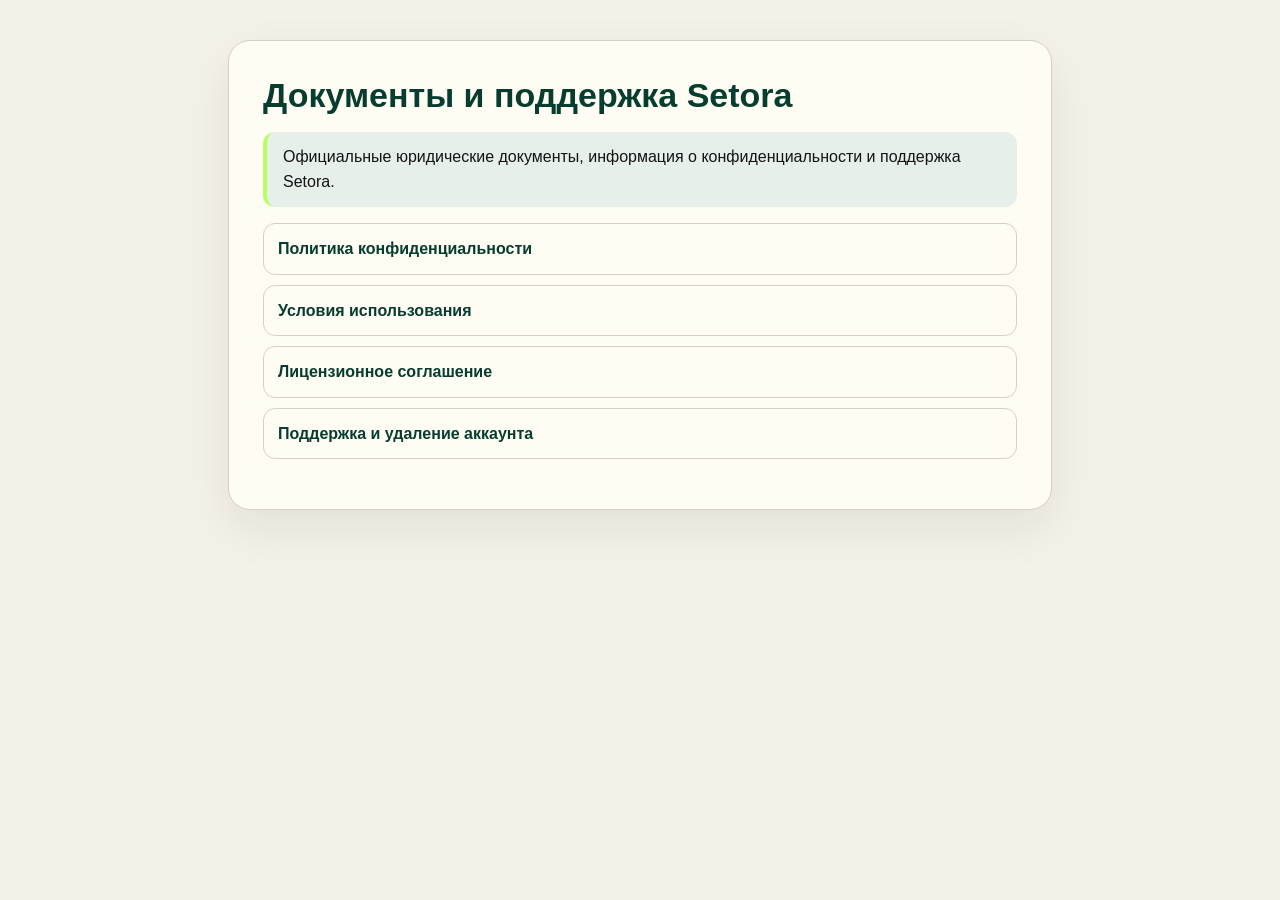
<file: index.html>
<!doctype html>
<html lang="ru">
<head><meta charset="utf-8"><meta name="viewport" content="width=device-width, initial-scale=1"><meta name="theme-color" content="#F4F1E8"><title>Документы и поддержка Setora</title><link rel="stylesheet" href="styles.css"></head>
<body><main><article>
  <h1>Документы и поддержка Setora</h1>
  <p class="notice">Официальные юридические документы, информация о конфиденциальности и поддержка Setora.</p>
  <ul class="links"><li><a href="privacy.ru.html">Политика конфиденциальности</a></li><li><a href="terms.html">Условия использования</a></li><li><a href="eula.html">Лицензионное соглашение</a></li><li><a href="support.html">Поддержка и удаление аккаунта</a></li></ul>
</article></main></body></html>
</file>
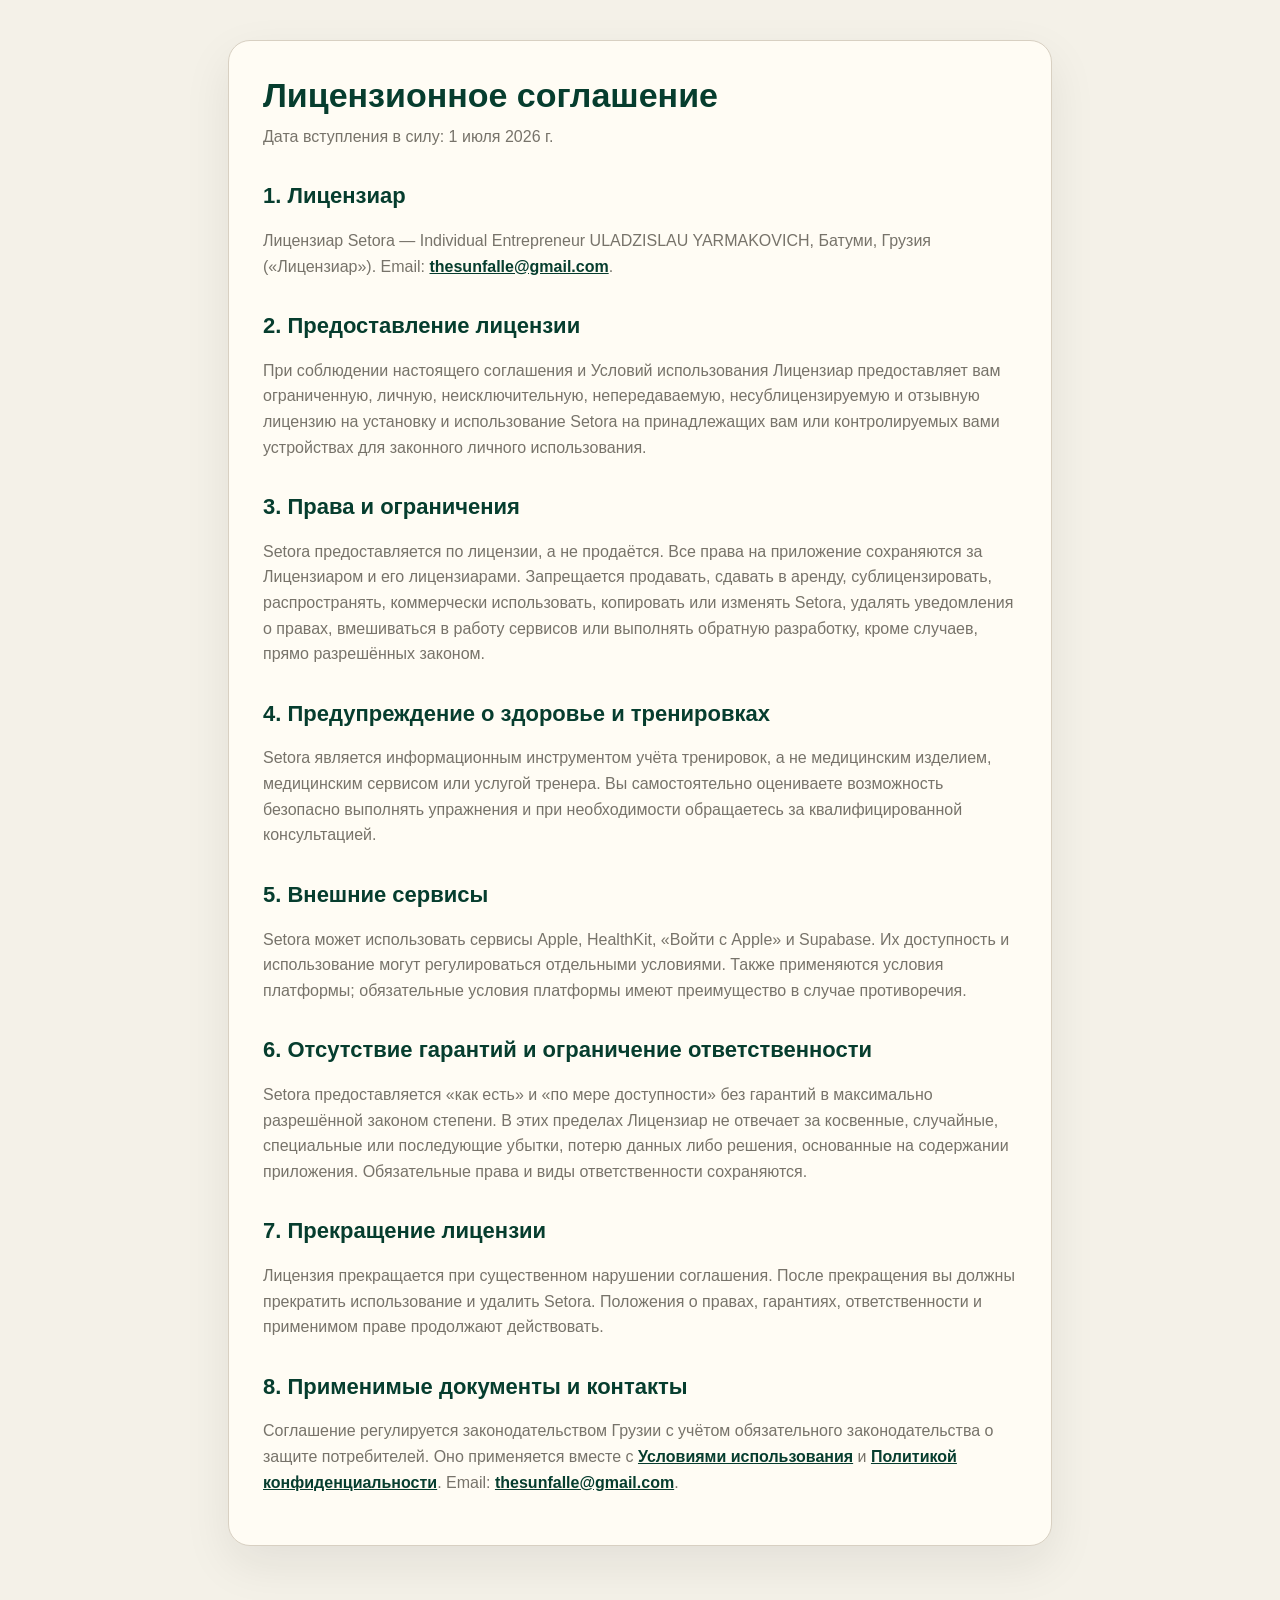
<file: eula.html>
<!doctype html>
<html lang="ru">
<head><meta charset="utf-8"><meta name="viewport" content="width=device-width, initial-scale=1"><meta name="theme-color" content="#F4F1E8"><title>Лицензионное соглашение Setora</title><link rel="stylesheet" href="styles.css"></head>
<body><main><article>
  <h1>Лицензионное соглашение</h1>
  <p class="meta">Дата вступления в силу: 1 июля 2026 г.</p>
  <h2>1. Лицензиар</h2>
  <p>Лицензиар Setora — Individual Entrepreneur ULADZISLAU YARMAKOVICH, Батуми, Грузия («Лицензиар»). Email: <a href="mailto:thesunfalle@gmail.com">thesunfalle@gmail.com</a>.</p>
  <h2>2. Предоставление лицензии</h2>
  <p>При соблюдении настоящего соглашения и Условий использования Лицензиар предоставляет вам ограниченную, личную, неисключительную, непередаваемую, несублицензируемую и отзывную лицензию на установку и использование Setora на принадлежащих вам или контролируемых вами устройствах для законного личного использования.</p>
  <h2>3. Права и ограничения</h2>
  <p>Setora предоставляется по лицензии, а не продаётся. Все права на приложение сохраняются за Лицензиаром и его лицензиарами. Запрещается продавать, сдавать в аренду, сублицензировать, распространять, коммерчески использовать, копировать или изменять Setora, удалять уведомления о правах, вмешиваться в работу сервисов или выполнять обратную разработку, кроме случаев, прямо разрешённых законом.</p>
  <h2>4. Предупреждение о здоровье и тренировках</h2>
  <p>Setora является информационным инструментом учёта тренировок, а не медицинским изделием, медицинским сервисом или услугой тренера. Вы самостоятельно оцениваете возможность безопасно выполнять упражнения и при необходимости обращаетесь за квалифицированной консультацией.</p>
  <h2>5. Внешние сервисы</h2>
  <p>Setora может использовать сервисы Apple, HealthKit, «Войти с Apple» и Supabase. Их доступность и использование могут регулироваться отдельными условиями. Также применяются условия платформы; обязательные условия платформы имеют преимущество в случае противоречия.</p>
  <h2>6. Отсутствие гарантий и ограничение ответственности</h2>
  <p>Setora предоставляется «как есть» и «по мере доступности» без гарантий в максимально разрешённой законом степени. В этих пределах Лицензиар не отвечает за косвенные, случайные, специальные или последующие убытки, потерю данных либо решения, основанные на содержании приложения. Обязательные права и виды ответственности сохраняются.</p>
  <h2>7. Прекращение лицензии</h2>
  <p>Лицензия прекращается при существенном нарушении соглашения. После прекращения вы должны прекратить использование и удалить Setora. Положения о правах, гарантиях, ответственности и применимом праве продолжают действовать.</p>
  <h2>8. Применимые документы и контакты</h2>
  <p>Соглашение регулируется законодательством Грузии с учётом обязательного законодательства о защите потребителей. Оно применяется вместе с <a href="terms.html">Условиями использования</a> и <a href="privacy.ru.html">Политикой конфиденциальности</a>. Email: <a href="mailto:thesunfalle@gmail.com">thesunfalle@gmail.com</a>.</p>
</article></main></body></html>
</file>
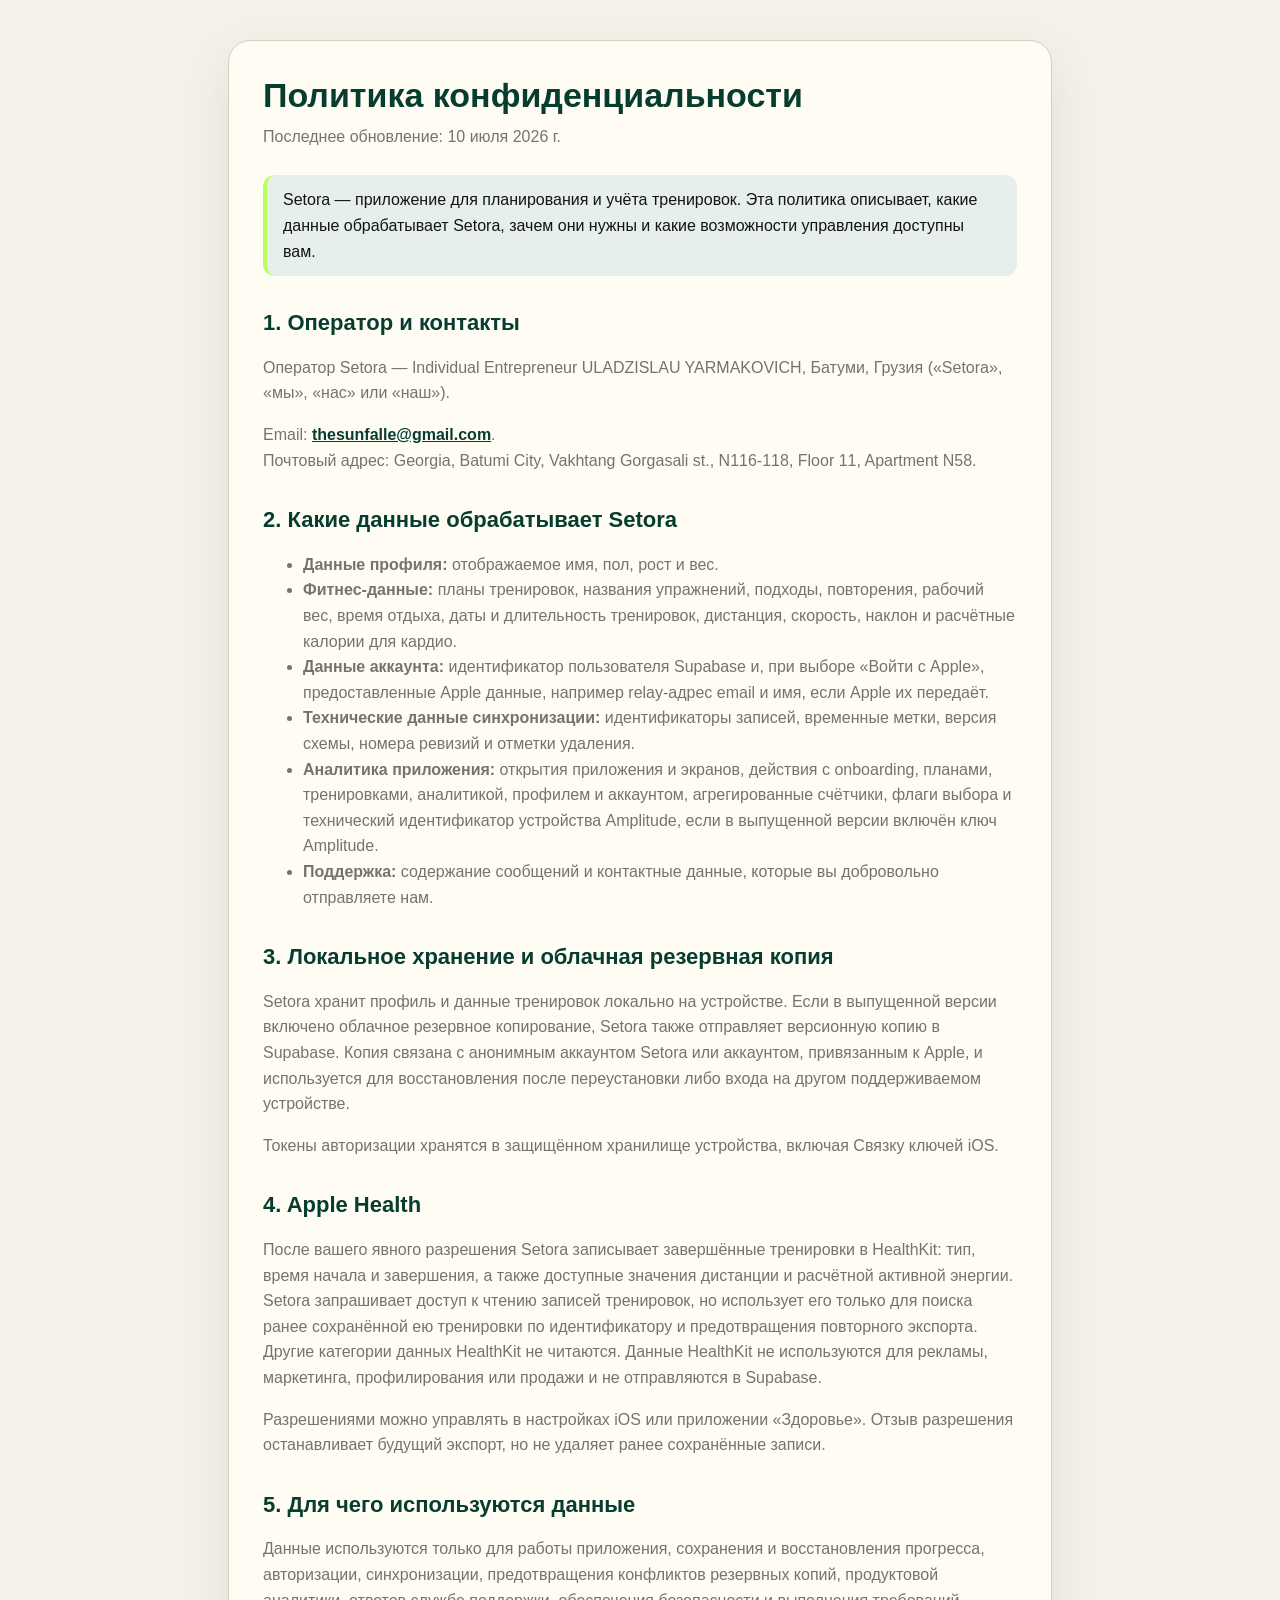
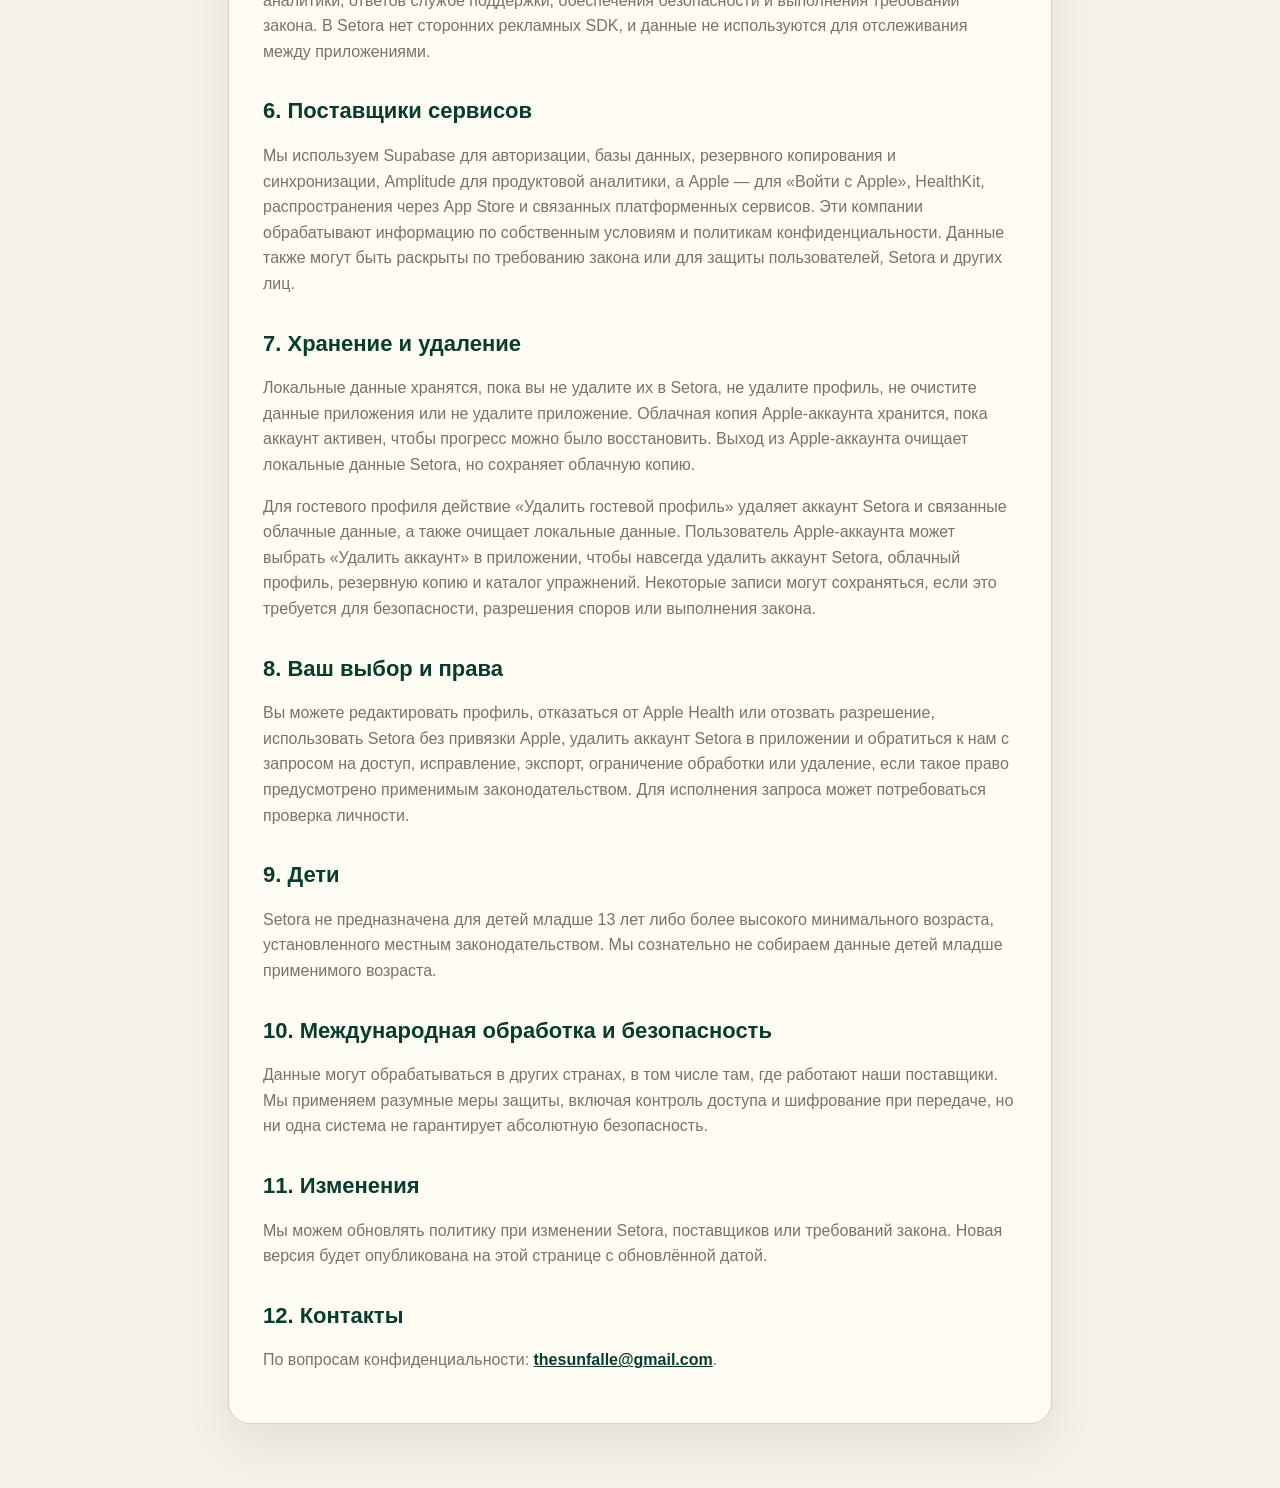
<file: privacy.html>
<!doctype html>
<html lang="ru">
<head>
  <meta charset="utf-8">
  <meta name="viewport" content="width=device-width, initial-scale=1">
  <meta http-equiv="refresh" content="0; url=privacy.ru.html">
  <link rel="canonical" href="privacy.ru.html">
  <title>Политика конфиденциальности Setora</title>
</head>
<body>
  <p><a href="privacy.ru.html">Открыть Политику конфиденциальности Setora</a></p>
</body>
</html>
</file>
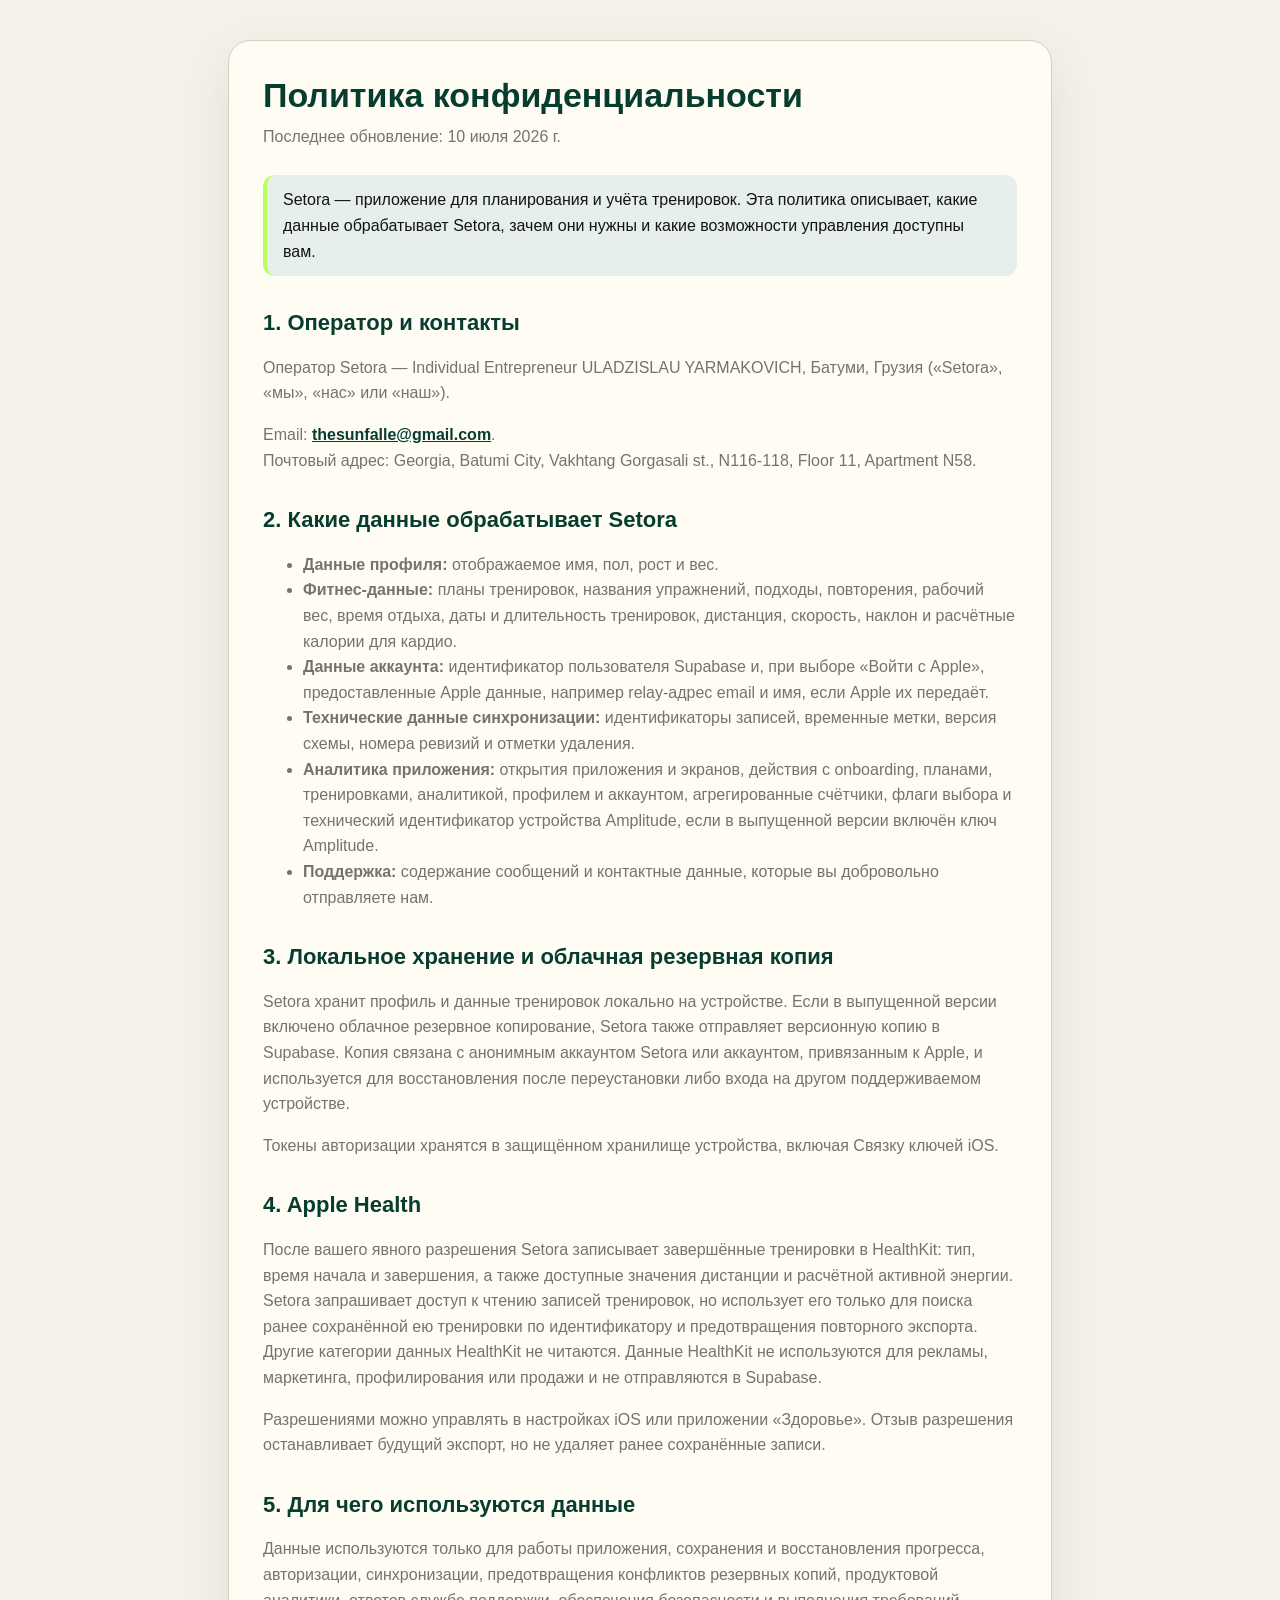
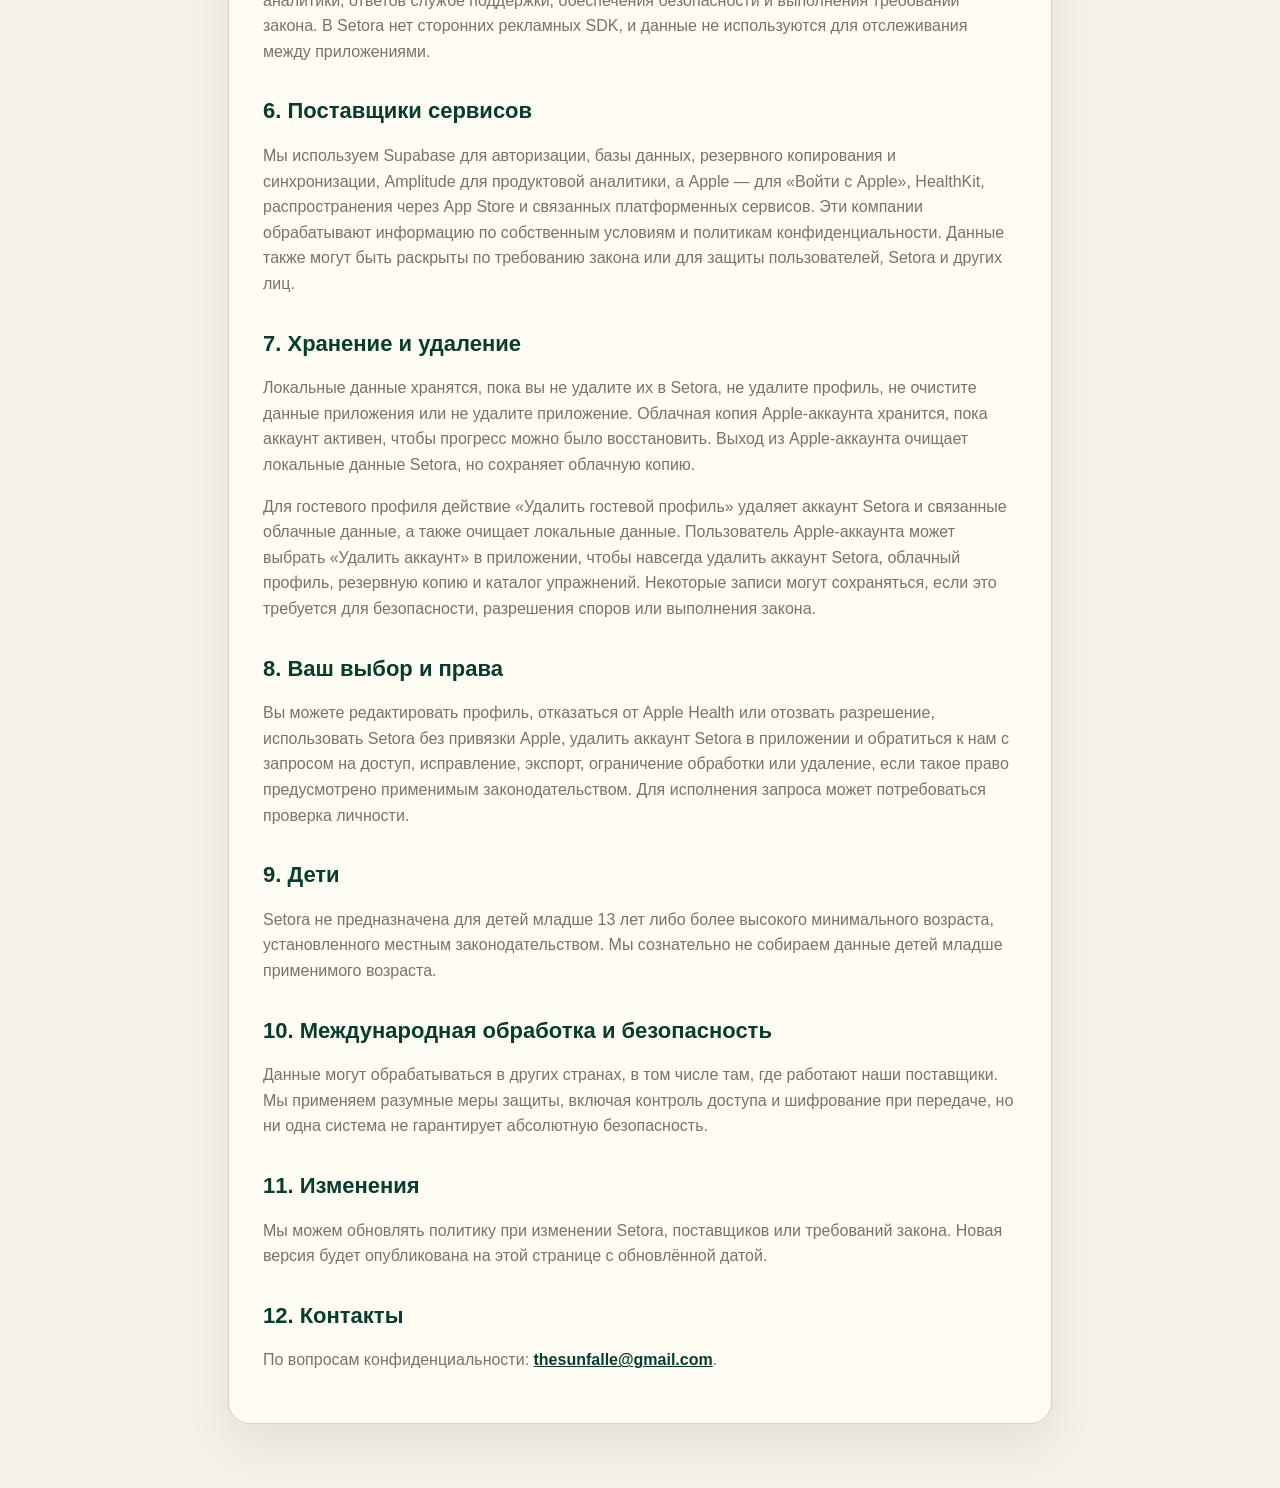
<file: privacy.ru.html>
<!doctype html>
<html lang="ru">
<head>
  <meta charset="utf-8"><meta name="viewport" content="width=device-width, initial-scale=1">
  <meta name="theme-color" content="#F4F1E8"><title>Политика конфиденциальности Setora</title>
  <link rel="stylesheet" href="styles.css">
</head>
<body><main><article>
  <h1>Политика конфиденциальности</h1>
  <p class="meta">Последнее обновление: 10 июля 2026 г.</p>
  <p class="notice">Setora — приложение для планирования и учёта тренировок. Эта политика описывает, какие данные обрабатывает Setora, зачем они нужны и какие возможности управления доступны вам.</p>

  <h2>1. Оператор и контакты</h2>
  <p>Оператор Setora — Individual Entrepreneur ULADZISLAU YARMAKOVICH, Батуми, Грузия («Setora», «мы», «нас» или «наш»).</p>
  <p>Email: <a href="mailto:thesunfalle@gmail.com">thesunfalle@gmail.com</a>.<br>Почтовый адрес: Georgia, Batumi City, Vakhtang Gorgasali st., N116-118, Floor 11, Apartment N58.</p>

  <h2>2. Какие данные обрабатывает Setora</h2>
  <ul>
    <li><strong>Данные профиля:</strong> отображаемое имя, пол, рост и вес.</li>
    <li><strong>Фитнес-данные:</strong> планы тренировок, названия упражнений, подходы, повторения, рабочий вес, время отдыха, даты и длительность тренировок, дистанция, скорость, наклон и расчётные калории для кардио.</li>
    <li><strong>Данные аккаунта:</strong> идентификатор пользователя Supabase и, при выборе «Войти с Apple», предоставленные Apple данные, например relay-адрес email и имя, если Apple их передаёт.</li>
    <li><strong>Технические данные синхронизации:</strong> идентификаторы записей, временные метки, версия схемы, номера ревизий и отметки удаления.</li>
    <li><strong>Аналитика приложения:</strong> открытия приложения и экранов, действия с onboarding, планами, тренировками, аналитикой, профилем и аккаунтом, агрегированные счётчики, флаги выбора и технический идентификатор устройства Amplitude, если в выпущенной версии включён ключ Amplitude.</li>
    <li><strong>Поддержка:</strong> содержание сообщений и контактные данные, которые вы добровольно отправляете нам.</li>
  </ul>

  <h2>3. Локальное хранение и облачная резервная копия</h2>
  <p>Setora хранит профиль и данные тренировок локально на устройстве. Если в выпущенной версии включено облачное резервное копирование, Setora также отправляет версионную копию в Supabase. Копия связана с анонимным аккаунтом Setora или аккаунтом, привязанным к Apple, и используется для восстановления после переустановки либо входа на другом поддерживаемом устройстве.</p>
  <p>Токены авторизации хранятся в защищённом хранилище устройства, включая Связку ключей iOS.</p>

  <h2>4. Apple Health</h2>
  <p>После вашего явного разрешения Setora записывает завершённые тренировки в HealthKit: тип, время начала и завершения, а также доступные значения дистанции и расчётной активной энергии. Setora запрашивает доступ к чтению записей тренировок, но использует его только для поиска ранее сохранённой ею тренировки по идентификатору и предотвращения повторного экспорта. Другие категории данных HealthKit не читаются. Данные HealthKit не используются для рекламы, маркетинга, профилирования или продажи и не отправляются в Supabase.</p>
  <p>Разрешениями можно управлять в настройках iOS или приложении «Здоровье». Отзыв разрешения останавливает будущий экспорт, но не удаляет ранее сохранённые записи.</p>

  <h2>5. Для чего используются данные</h2>
  <p>Данные используются только для работы приложения, сохранения и восстановления прогресса, авторизации, синхронизации, предотвращения конфликтов резервных копий, продуктовой аналитики, ответов службе поддержки, обеспечения безопасности и выполнения требований закона. В Setora нет сторонних рекламных SDK, и данные не используются для отслеживания между приложениями.</p>

  <h2>6. Поставщики сервисов</h2>
  <p>Мы используем Supabase для авторизации, базы данных, резервного копирования и синхронизации, Amplitude для продуктовой аналитики, а Apple — для «Войти с Apple», HealthKit, распространения через App Store и связанных платформенных сервисов. Эти компании обрабатывают информацию по собственным условиям и политикам конфиденциальности. Данные также могут быть раскрыты по требованию закона или для защиты пользователей, Setora и других лиц.</p>

  <h2>7. Хранение и удаление</h2>
  <p>Локальные данные хранятся, пока вы не удалите их в Setora, не удалите профиль, не очистите данные приложения или не удалите приложение. Облачная копия Apple-аккаунта хранится, пока аккаунт активен, чтобы прогресс можно было восстановить. Выход из Apple-аккаунта очищает локальные данные Setora, но сохраняет облачную копию.</p>
  <p>Для гостевого профиля действие «Удалить гостевой профиль» удаляет аккаунт Setora и связанные облачные данные, а также очищает локальные данные. Пользователь Apple-аккаунта может выбрать «Удалить аккаунт» в приложении, чтобы навсегда удалить аккаунт Setora, облачный профиль, резервную копию и каталог упражнений. Некоторые записи могут сохраняться, если это требуется для безопасности, разрешения споров или выполнения закона.</p>

  <h2>8. Ваш выбор и права</h2>
  <p>Вы можете редактировать профиль, отказаться от Apple Health или отозвать разрешение, использовать Setora без привязки Apple, удалить аккаунт Setora в приложении и обратиться к нам с запросом на доступ, исправление, экспорт, ограничение обработки или удаление, если такое право предусмотрено применимым законодательством. Для исполнения запроса может потребоваться проверка личности.</p>

  <h2>9. Дети</h2>
  <p>Setora не предназначена для детей младше 13 лет либо более высокого минимального возраста, установленного местным законодательством. Мы сознательно не собираем данные детей младше применимого возраста.</p>

  <h2>10. Международная обработка и безопасность</h2>
  <p>Данные могут обрабатываться в других странах, в том числе там, где работают наши поставщики. Мы применяем разумные меры защиты, включая контроль доступа и шифрование при передаче, но ни одна система не гарантирует абсолютную безопасность.</p>

  <h2>11. Изменения</h2>
  <p>Мы можем обновлять политику при изменении Setora, поставщиков или требований закона. Новая версия будет опубликована на этой странице с обновлённой датой.</p>

  <h2>12. Контакты</h2>
  <p>По вопросам конфиденциальности: <a href="mailto:thesunfalle@gmail.com">thesunfalle@gmail.com</a>.</p>
</article></main></body></html>
</file>
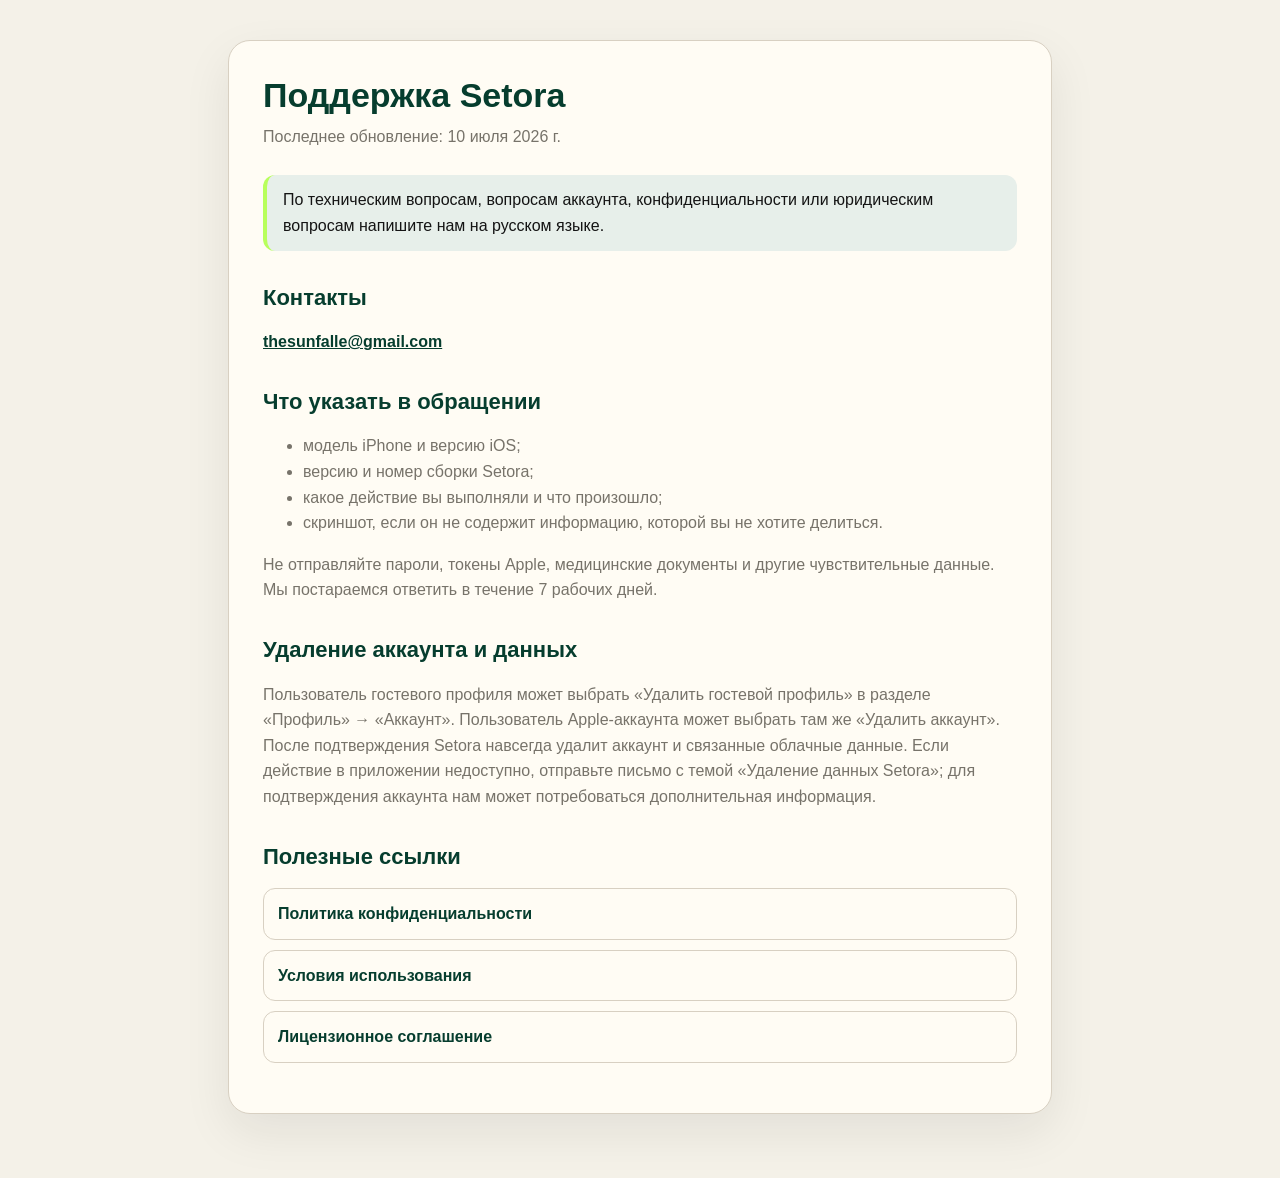
<file: support.html>
<!doctype html>
<html lang="ru">
<head><meta charset="utf-8"><meta name="viewport" content="width=device-width, initial-scale=1"><meta name="theme-color" content="#F4F1E8"><title>Поддержка Setora</title><link rel="stylesheet" href="styles.css"></head>
<body><main><article>
  <h1>Поддержка Setora</h1>
  <p class="meta">Последнее обновление: 10 июля 2026 г.</p>
  <p class="notice">По техническим вопросам, вопросам аккаунта, конфиденциальности или юридическим вопросам напишите нам на русском языке.</p>
  <h2>Контакты</h2>
  <p><a href="mailto:thesunfalle@gmail.com">thesunfalle@gmail.com</a></p>
  <h2>Что указать в обращении</h2>
  <ul><li>модель iPhone и версию iOS;</li><li>версию и номер сборки Setora;</li><li>какое действие вы выполняли и что произошло;</li><li>скриншот, если он не содержит информацию, которой вы не хотите делиться.</li></ul>
  <p>Не отправляйте пароли, токены Apple, медицинские документы и другие чувствительные данные. Мы постараемся ответить в течение 7 рабочих дней.</p>
  <h2>Удаление аккаунта и данных</h2>
  <p>Пользователь гостевого профиля может выбрать «Удалить гостевой профиль» в разделе «Профиль» → «Аккаунт». Пользователь Apple-аккаунта может выбрать там же «Удалить аккаунт». После подтверждения Setora навсегда удалит аккаунт и связанные облачные данные. Если действие в приложении недоступно, отправьте письмо с темой «Удаление данных Setora»; для подтверждения аккаунта нам может потребоваться дополнительная информация.</p>
  <h2>Полезные ссылки</h2>
  <ul class="links"><li><a href="privacy.ru.html">Политика конфиденциальности</a></li><li><a href="terms.html">Условия использования</a></li><li><a href="eula.html">Лицензионное соглашение</a></li></ul>
</article></main></body></html>
</file>
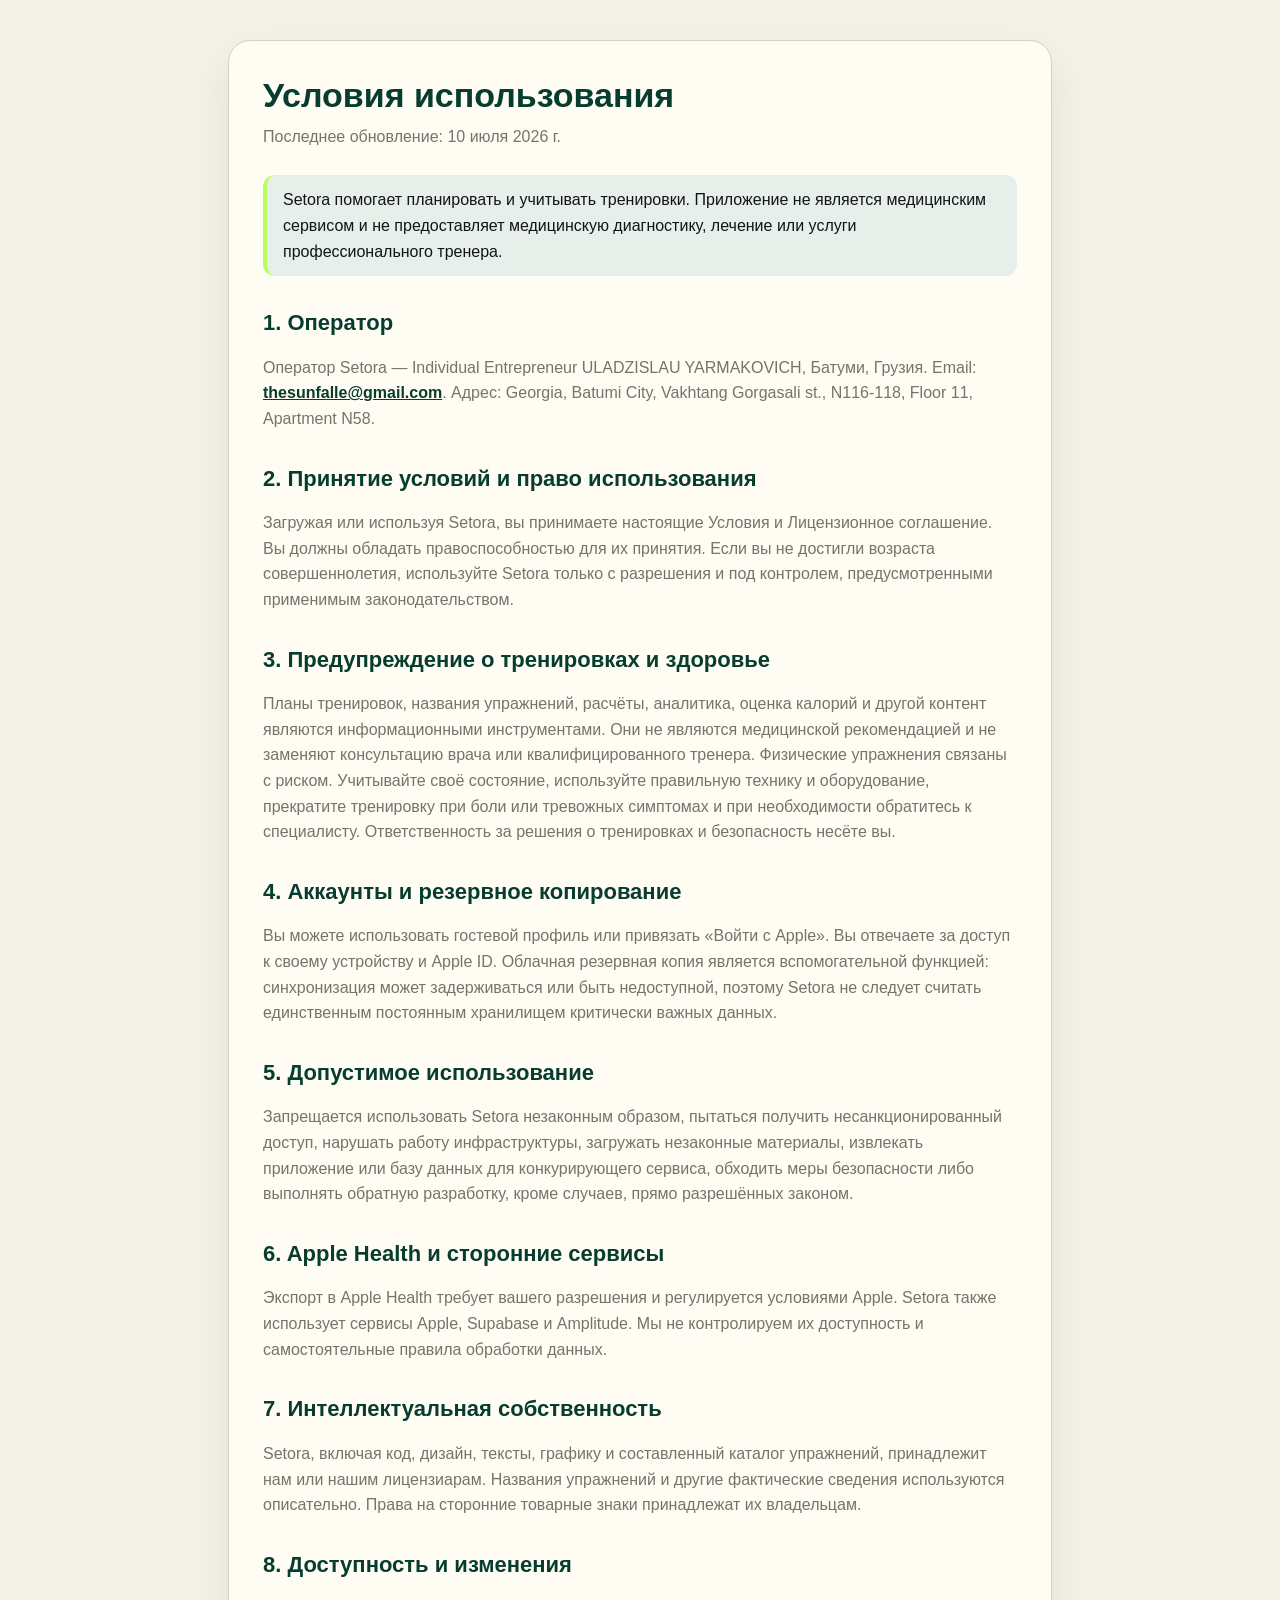
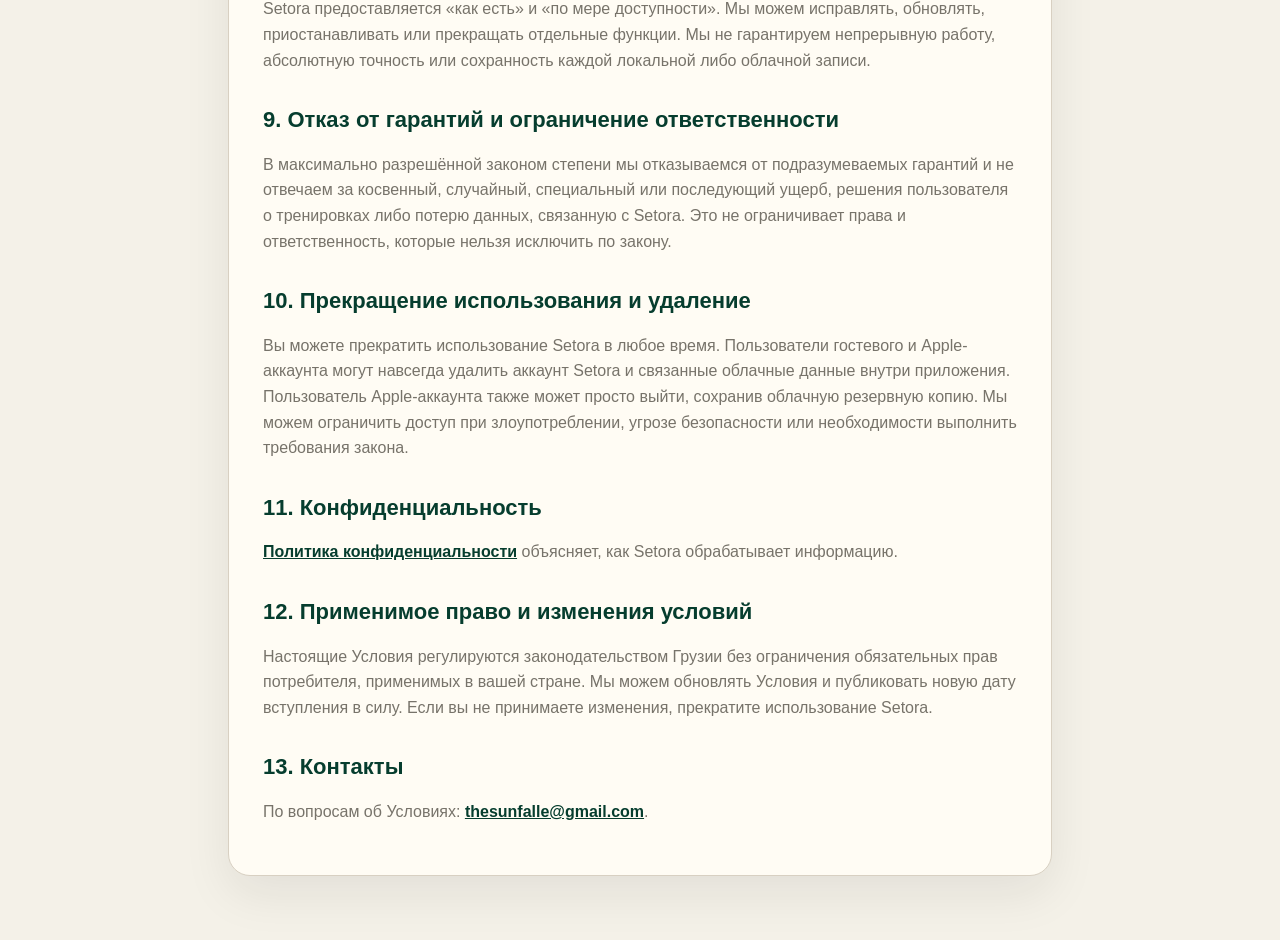
<file: terms.html>
<!doctype html>
<html lang="ru">
<head><meta charset="utf-8"><meta name="viewport" content="width=device-width, initial-scale=1"><meta name="theme-color" content="#F4F1E8"><title>Условия использования Setora</title><link rel="stylesheet" href="styles.css"></head>
<body><main><article>
  <h1>Условия использования</h1>
  <p class="meta">Последнее обновление: 10 июля 2026 г.</p>
  <p class="notice">Setora помогает планировать и учитывать тренировки. Приложение не является медицинским сервисом и не предоставляет медицинскую диагностику, лечение или услуги профессионального тренера.</p>
  <h2>1. Оператор</h2>
  <p>Оператор Setora — Individual Entrepreneur ULADZISLAU YARMAKOVICH, Батуми, Грузия. Email: <a href="mailto:thesunfalle@gmail.com">thesunfalle@gmail.com</a>. Адрес: Georgia, Batumi City, Vakhtang Gorgasali st., N116-118, Floor 11, Apartment N58.</p>
  <h2>2. Принятие условий и право использования</h2>
  <p>Загружая или используя Setora, вы принимаете настоящие Условия и Лицензионное соглашение. Вы должны обладать правоспособностью для их принятия. Если вы не достигли возраста совершеннолетия, используйте Setora только с разрешения и под контролем, предусмотренными применимым законодательством.</p>
  <h2>3. Предупреждение о тренировках и здоровье</h2>
  <p>Планы тренировок, названия упражнений, расчёты, аналитика, оценка калорий и другой контент являются информационными инструментами. Они не являются медицинской рекомендацией и не заменяют консультацию врача или квалифицированного тренера. Физические упражнения связаны с риском. Учитывайте своё состояние, используйте правильную технику и оборудование, прекратите тренировку при боли или тревожных симптомах и при необходимости обратитесь к специалисту. Ответственность за решения о тренировках и безопасность несёте вы.</p>
  <h2>4. Аккаунты и резервное копирование</h2>
  <p>Вы можете использовать гостевой профиль или привязать «Войти с Apple». Вы отвечаете за доступ к своему устройству и Apple ID. Облачная резервная копия является вспомогательной функцией: синхронизация может задерживаться или быть недоступной, поэтому Setora не следует считать единственным постоянным хранилищем критически важных данных.</p>
  <h2>5. Допустимое использование</h2>
  <p>Запрещается использовать Setora незаконным образом, пытаться получить несанкционированный доступ, нарушать работу инфраструктуры, загружать незаконные материалы, извлекать приложение или базу данных для конкурирующего сервиса, обходить меры безопасности либо выполнять обратную разработку, кроме случаев, прямо разрешённых законом.</p>
  <h2>6. Apple Health и сторонние сервисы</h2>
  <p>Экспорт в Apple Health требует вашего разрешения и регулируется условиями Apple. Setora также использует сервисы Apple, Supabase и Amplitude. Мы не контролируем их доступность и самостоятельные правила обработки данных.</p>
  <h2>7. Интеллектуальная собственность</h2>
  <p>Setora, включая код, дизайн, тексты, графику и составленный каталог упражнений, принадлежит нам или нашим лицензиарам. Названия упражнений и другие фактические сведения используются описательно. Права на сторонние товарные знаки принадлежат их владельцам.</p>
  <h2>8. Доступность и изменения</h2>
  <p>Setora предоставляется «как есть» и «по мере доступности». Мы можем исправлять, обновлять, приостанавливать или прекращать отдельные функции. Мы не гарантируем непрерывную работу, абсолютную точность или сохранность каждой локальной либо облачной записи.</p>
  <h2>9. Отказ от гарантий и ограничение ответственности</h2>
  <p>В максимально разрешённой законом степени мы отказываемся от подразумеваемых гарантий и не отвечаем за косвенный, случайный, специальный или последующий ущерб, решения пользователя о тренировках либо потерю данных, связанную с Setora. Это не ограничивает права и ответственность, которые нельзя исключить по закону.</p>
  <h2>10. Прекращение использования и удаление</h2>
  <p>Вы можете прекратить использование Setora в любое время. Пользователи гостевого и Apple-аккаунта могут навсегда удалить аккаунт Setora и связанные облачные данные внутри приложения. Пользователь Apple-аккаунта также может просто выйти, сохранив облачную резервную копию. Мы можем ограничить доступ при злоупотреблении, угрозе безопасности или необходимости выполнить требования закона.</p>
  <h2>11. Конфиденциальность</h2>
  <p><a href="privacy.ru.html">Политика конфиденциальности</a> объясняет, как Setora обрабатывает информацию.</p>
  <h2>12. Применимое право и изменения условий</h2>
  <p>Настоящие Условия регулируются законодательством Грузии без ограничения обязательных прав потребителя, применимых в вашей стране. Мы можем обновлять Условия и публиковать новую дату вступления в силу. Если вы не принимаете изменения, прекратите использование Setora.</p>
  <h2>13. Контакты</h2>
  <p>По вопросам об Условиях: <a href="mailto:thesunfalle@gmail.com">thesunfalle@gmail.com</a>.</p>
</article></main></body></html>
</file>
<file: styles.css>
:root {
  color-scheme: light;
  --bg: #f4f1e8;
  --card: #fffcf4;
  --text: #141414;
  --muted: #77736a;
  --primary: #063d2e;
  --accent: #b8ff5c;
  --border: #d8d0c2;
  --notice: #e7efea;
}
* { box-sizing: border-box; }
body { margin: 0; background: var(--bg); color: var(--text); font-family: -apple-system, BlinkMacSystemFont, "Segoe UI", sans-serif; line-height: 1.6; }
main { max-width: 860px; margin: 0 auto; padding: 40px 18px 64px; }
article { background: var(--card); border: 1px solid var(--border); border-radius: 22px; padding: 34px; box-shadow: 0 18px 48px rgba(20, 20, 20, .08); }
h1, h2 { color: var(--primary); line-height: 1.2; }
h1 { margin: 0 0 8px; font-size: 34px; }
h2 { margin-top: 34px; font-size: 22px; }
p, li { color: var(--muted); }
a { color: var(--primary); font-weight: 700; }
.meta { margin: 0 0 26px; }
.notice { border-left: 4px solid var(--accent); padding: 12px 16px; background: var(--notice); border-radius: 12px; color: var(--text); }
.links { display: grid; gap: 10px; padding: 0; list-style: none; }
.links a { display: block; padding: 12px 14px; border: 1px solid var(--border); border-radius: 12px; text-decoration: none; }
@media (max-width: 640px) { article { padding: 24px; border-radius: 16px; } h1 { font-size: 29px; } }
</file>
